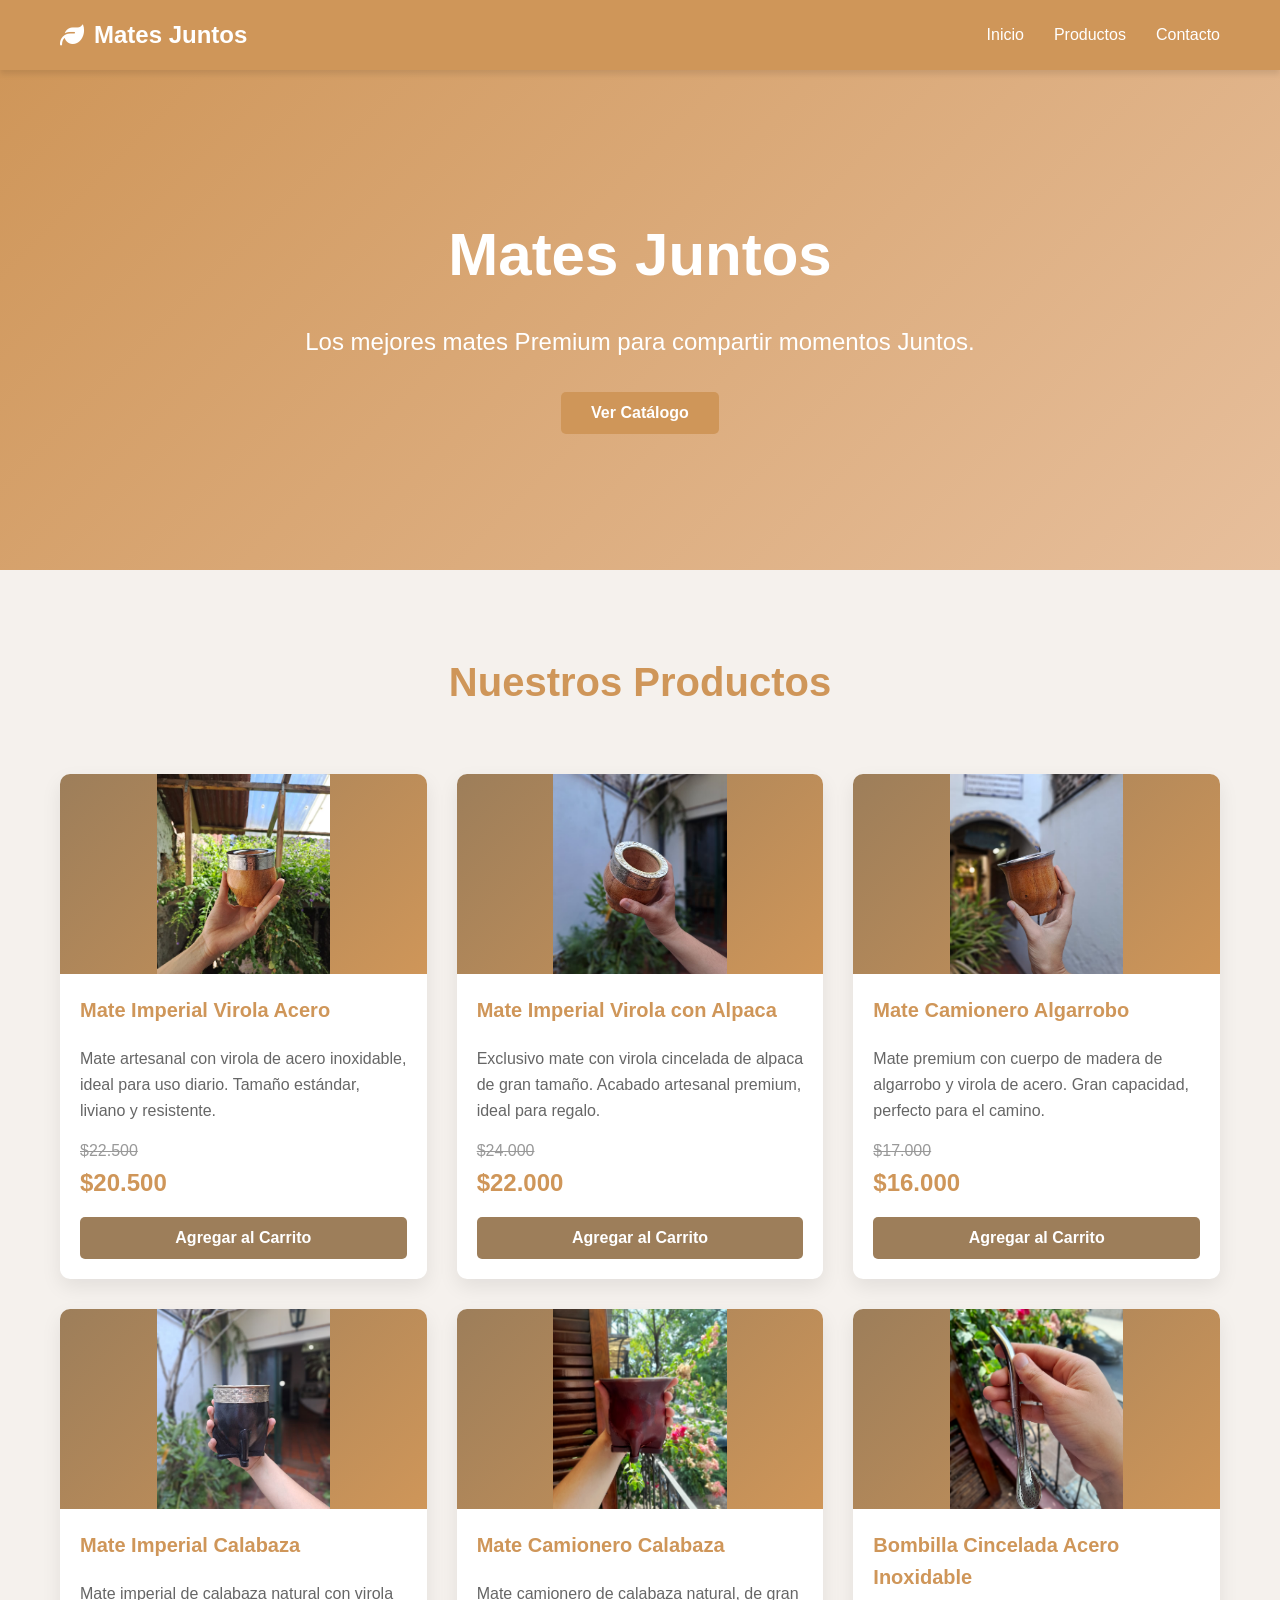
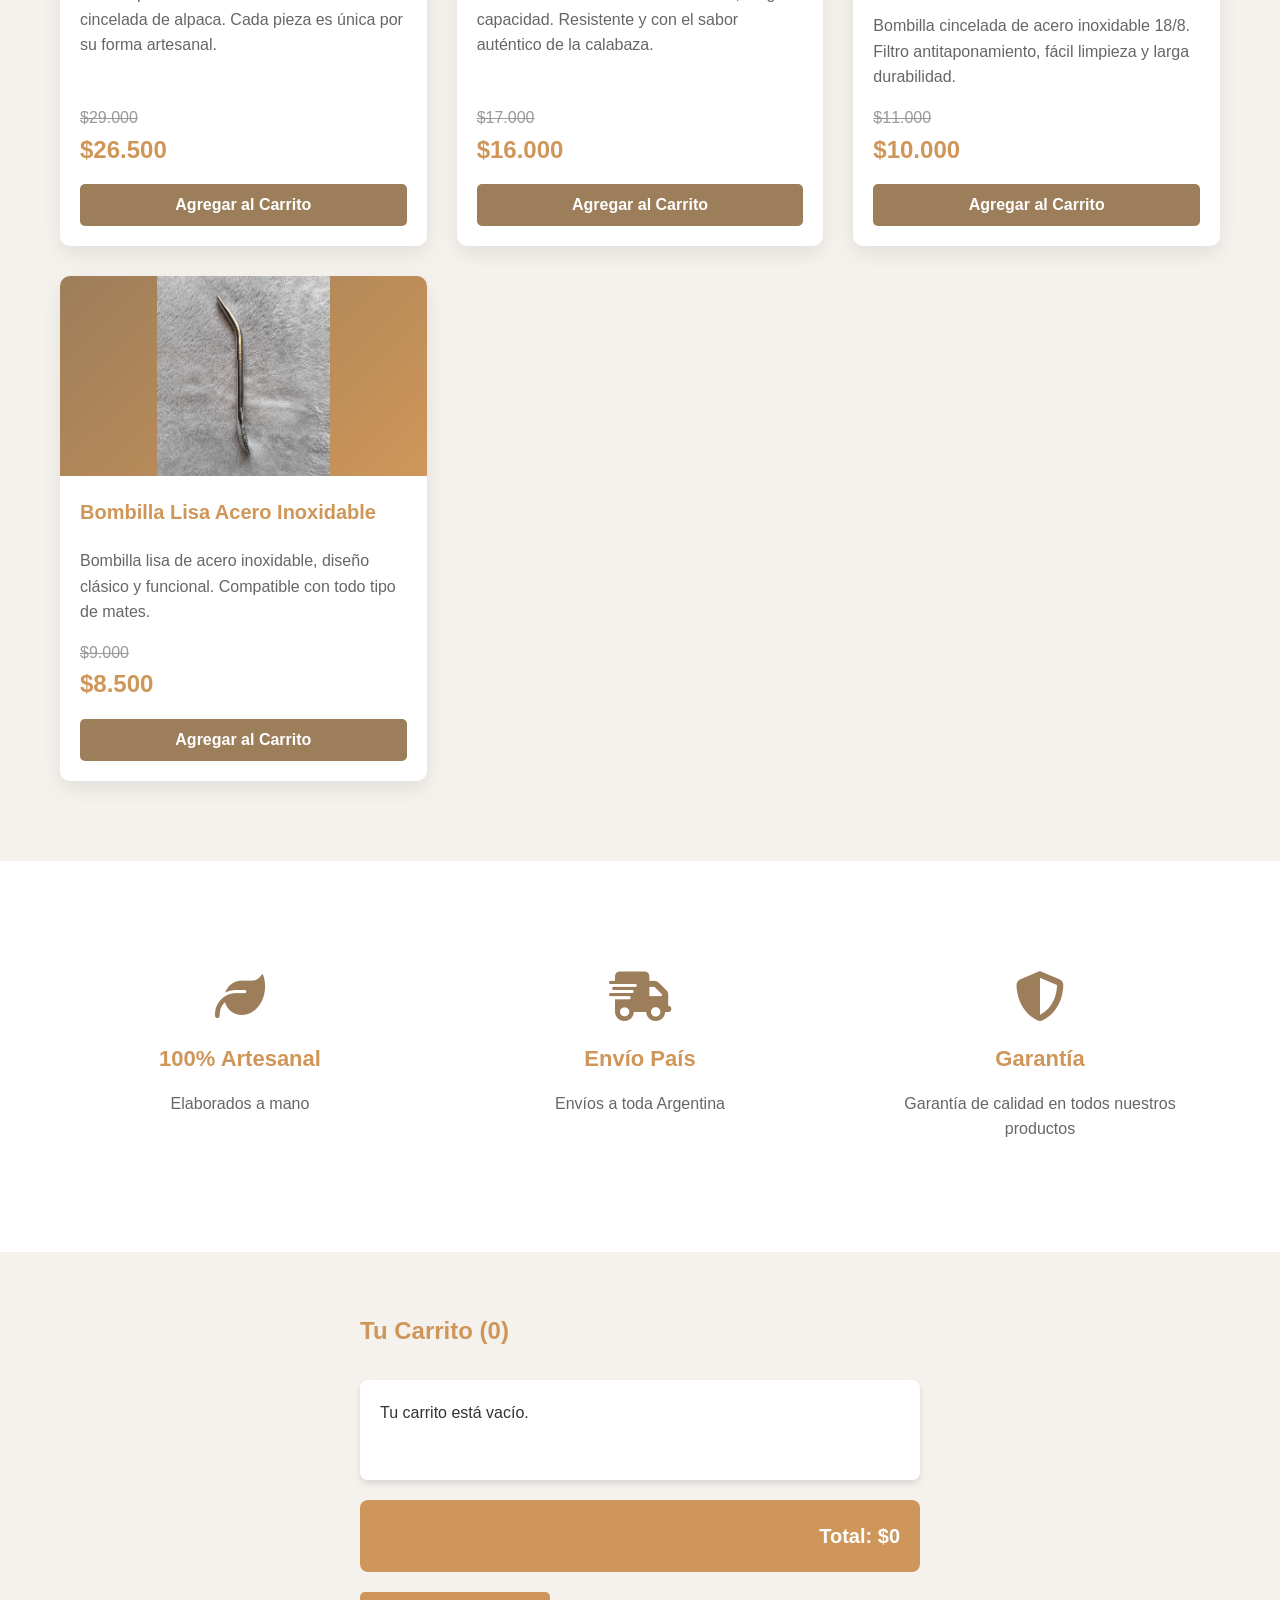
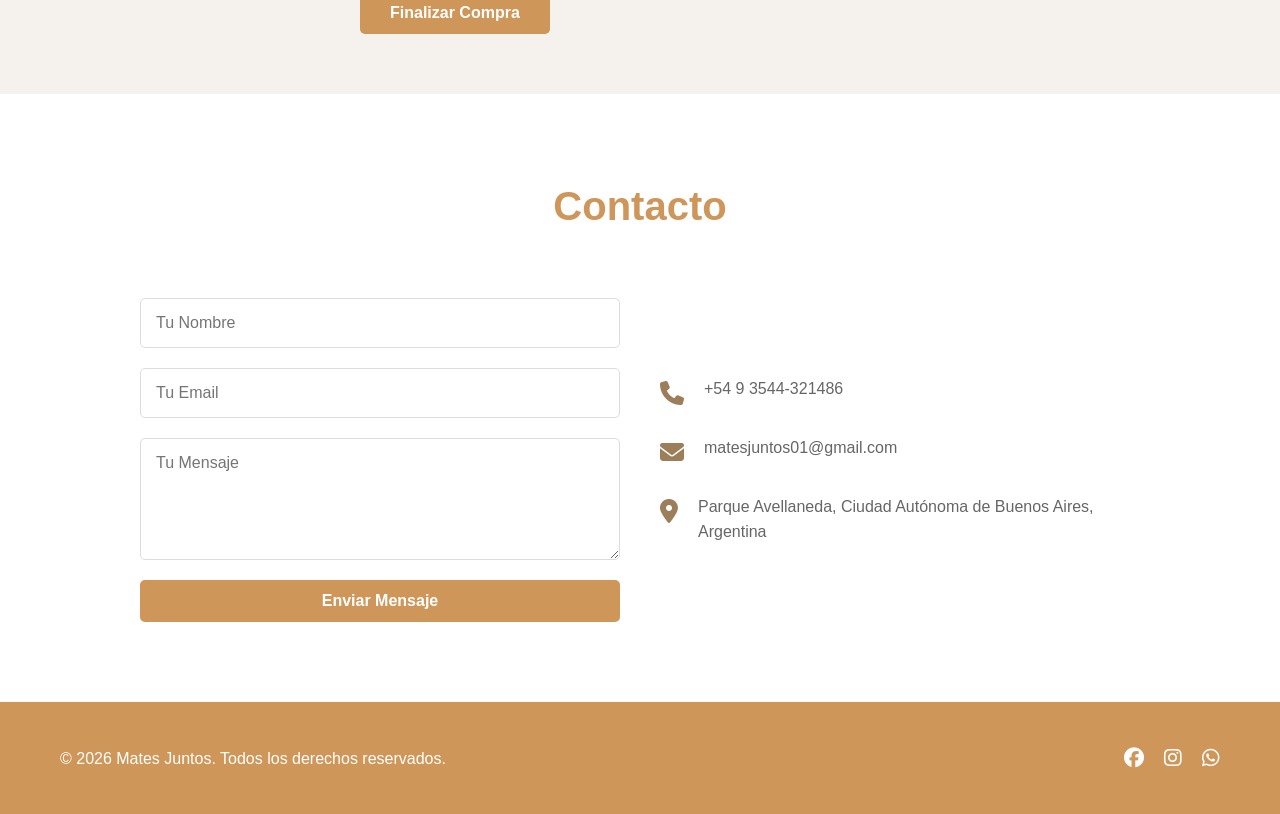
<file: index.html>
<!DOCTYPE html>
<html lang="es">
<head>
    <meta charset="UTF-8">
    <meta name="viewport" content="width=device-width, initial-scale=1.0">
    <title>Mates Juntos - Venta de Mates Premium</title>

    <!-- ✅ FIX 5: Meta tags SEO y Open Graph -->
    <meta name="description" content="Mates Juntos - Venta de mates artesanales premium. Encontrá los mejores mates de calabaza, madera y alpaca con envío a todo el país.">
    <meta name="keywords" content="mates artesanales, venta de mates, mates premium, bombillas, mates Buenos Aires">
    <meta name="author" content="Mates Juntos">
    <meta name="theme-color" content="#8B6F47">
    <meta property="og:title" content="Mates Juntos - Venta de Mates Premium">
    <meta property="og:description" content="Los mejores mates artesanales para compartir momentos juntos. Envíos a toda Argentina.">
    <meta property="og:type" content="website">
    <meta property="og:image" content="fotos/LogoMatesJuntos.jpeg">

    <link rel="stylesheet" href="css/style.css">
    <!-- ✅ FIX 2: Font Awesome agregado -->
    <link rel="stylesheet" href="https://cdnjs.cloudflare.com/ajax/libs/font-awesome/6.4.0/css/all.min.css">
    <link rel="icon" href="fotos/LogoMatesJuntos.jpeg" type="image/jpeg">
</head>
<body>

    <!-- Navegación -->
    <nav class="navbar">
        <div class="container">
            <div class="logo">
                <i class="fas fa-leaf"></i> Mates Juntos
            </div>
            <ul class="nav-links">
                <li><a href="#inicio">Inicio</a></li>
                <li><a href="#productos">Productos</a></li>
                <li><a href="#contacto">Contacto</a></li>
            </ul>
            <div class="hamburger" onclick="toggleMenu()">
                <span></span>
                <span></span>
                <span></span>
            </div>
        </div>
    </nav>

    <!-- Hero Section -->
    <section id="inicio" class="hero">
        <div class="hero-content">
            <h1>Mates Juntos</h1>
            <p>Los mejores mates Premium para compartir momentos Juntos.</p>
            <button class="btn btn-primary" onclick="document.getElementById('productos').scrollIntoView({behavior: 'smooth'})">
                Ver Catálogo
            </button>
        </div>
    </section>

    <!-- Productos -->
    <section id="productos" class="productos">
        <div class="container">
            <h2>Nuestros Productos</h2>
            <div class="productos-grid">

                <!-- Producto 1 -->
                <div class="producto-card" onclick="window.location='producto.html?id=1'" style="cursor:pointer">
                    <div class="producto-imagen">
                        <!-- ✅ FIX 1: Rutas relativas (sin / al inicio) -->
                        <img src="fotos/FotoImpAce.jpeg" alt="Mate Imperial con Virola">
                    </div>
                    <h3>Mate Imperial Virola Acero</h3>
                    <p class="descripcion">Mate artesanal con virola de acero inoxidable, ideal para uso diario. Tamaño estándar, liviano y resistente.</p>
                    <div class="precio">
                        <span class="precio-antes">$22.500</span>
                        <span class="precio-actual">$20.500</span>
                    </div>
                    <button class="btn btn-secondary" onclick="event.stopPropagation(); agregarCarrito('Mate Imperial Virola Acero', 20500)">
                        Agregar al Carrito
                    </button>
                </div>

                <!-- Producto 2 -->
                <div class="producto-card" onclick="window.location='producto.html?id=2'" style="cursor:pointer">
                    <div class="producto-imagen">
                        <img src="fotos/FotoImpAlpaca4.jpeg" alt="Mate Imperial Virola con Alpaca">
                    </div>
                    <h3>Mate Imperial Virola con Alpaca</h3>
                    <p class="descripcion">Exclusivo mate con virola cincelada de alpaca de gran tamaño. Acabado artesanal premium, ideal para regalo.</p>
                    <div class="precio">
                        <span class="precio-antes">$24.000</span>
                        <span class="precio-actual">$22.000</span>
                    </div>
                    <button class="btn btn-secondary" onclick="event.stopPropagation(); agregarCarrito('Mate Imperial Virola con Alpaca', 22000)">
                        Agregar al Carrito
                    </button>
                </div>

                <!-- Producto 3 -->
                <div class="producto-card" onclick="window.location='producto.html?id=3'" style="cursor:pointer">
                    <div class="producto-imagen">
                        <img src="fotos/FotoCam2.jpeg" alt="Mate Camionero Algarrobo">
                    </div>
                    <h3>Mate Camionero Algarrobo</h3>
                    <p class="descripcion">Mate premium con cuerpo de madera de algarrobo y virola de acero. Gran capacidad, perfecto para el camino.</p>
                    <div class="precio">
                        <span class="precio-antes">$17.000</span>
                        <span class="precio-actual">$16.000</span>
                    </div>
                    <button class="btn btn-secondary" onclick="event.stopPropagation(); agregarCarrito('Mate Camionero Algarrobo', 16000)">
                        Agregar al Carrito
                    </button>
                </div>

                <!-- Producto 4 -->
                <div class="producto-card" onclick="window.location='producto.html?id=4'" style="cursor:pointer">
                    <div class="producto-imagen">
                        <img src="fotos/FotoImpCalabaza.jpeg" alt="Mate Imperial Calabaza">
                    </div>
                    <h3>Mate Imperial Calabaza</h3>
                    <p class="descripcion">Mate imperial de calabaza natural con virola cincelada de alpaca. Cada pieza es única por su forma artesanal.</p>
                    <div class="precio">
                        <span class="precio-antes">$29.000</span>
                        <span class="precio-actual">$26.500</span>
                    </div>
                    <button class="btn btn-secondary" onclick="event.stopPropagation(); agregarCarrito('Mate Imperial Calabaza', 26500)">
                        Agregar al Carrito
                    </button>
                </div>

                <!-- Producto 5 -->
                <div class="producto-card" onclick="window.location='producto.html?id=5'" style="cursor:pointer">
                    <div class="producto-imagen">
                        <img src="fotos/FotoCamCalabaza.jpeg" alt="Mate Camionero Calabaza">
                    </div>
                    <h3>Mate Camionero Calabaza</h3>
                    <p class="descripcion">Mate camionero de calabaza natural, de gran capacidad. Resistente y con el sabor auténtico de la calabaza.</p>
                    <div class="precio">
                        <span class="precio-antes">$17.000</span>
                        <span class="precio-actual">$16.000</span>
                    </div>
                    <button class="btn btn-secondary" onclick="event.stopPropagation(); agregarCarrito('Mate Camionero Calabaza', 16000)">
                        Agregar al Carrito
                    </button>
                </div>

                <!-- Producto 6 -->
                <div class="producto-card" onclick="window.location='producto.html?id=6'" style="cursor:pointer">
                    <div class="producto-imagen">
                        <img src="fotos/BombillaCincelada.jpeg" alt="Bombilla Cincelada Acero Inoxidable">
                    </div>
                    <h3>Bombilla Cincelada Acero Inoxidable</h3>
                    <p class="descripcion">Bombilla cincelada de acero inoxidable 18/8. Filtro antitaponamiento, fácil limpieza y larga durabilidad.</p>
                    <div class="precio">
                        <span class="precio-antes">$11.000</span>
                        <span class="precio-actual">$10.000</span>
                    </div>
                    <button class="btn btn-secondary" onclick="event.stopPropagation(); agregarCarrito('Bombilla Cincelada Acero Inoxidable', 10000)">
                        Agregar al Carrito
                    </button>
                </div>

                <!-- Producto 7 -->
                <div class="producto-card" onclick="window.location='producto.html?id=7'" style="cursor:pointer">
                    <div class="producto-imagen">
                        <img src="fotos/BombillaLisa.jpeg" alt="Bombilla Lisa Acero Inoxidable">
                    </div>
                    <h3>Bombilla Lisa Acero Inoxidable</h3>
                    <p class="descripcion">Bombilla lisa de acero inoxidable, diseño clásico y funcional. Compatible con todo tipo de mates.</p>
                    <div class="precio">
                        <span class="precio-antes">$9.000</span>
                        <span class="precio-actual">$8.500</span>
                    </div>
                    <button class="btn btn-secondary" onclick="event.stopPropagation(); agregarCarrito('Bombilla Lisa Acero Inoxidable', 8500)">
                        Agregar al Carrito
                    </button>
                </div>

            </div>
        </div>
    </section>

    <!-- Características -->
    <section class="caracteristicas">
        <div class="container">
            <div class="caracteristicas-grid">
                <div class="caracteristica">
                    <i class="fas fa-leaf"></i>
                    <h3>100% Artesanal</h3>
                    <p>Elaborados a mano</p>
                </div>
                <div class="caracteristica">
                    <i class="fas fa-shipping-fast"></i>
                    <h3>Envío País</h3>
                    <p>Envíos a toda Argentina</p>
                </div>
                <div class="caracteristica">
                    <i class="fas fa-shield-alt"></i>
                    <h3>Garantía</h3>
                    <p>Garantía de calidad en todos nuestros productos</p>
                </div>
            </div>
        </div>
    </section>

    <!-- Carrito -->
    <section class="carrito-section">
        <div class="container">
            <h2>Tu Carrito <span class="carrito-count">(0)</span></h2>
            <div id="carrito-items" class="carrito-items"></div>
            <div class="carrito-total">
                <strong>Total: $<span id="total">0</span></strong>
            </div>
            <button class="btn btn-primary" onclick="finalizarCompra()">Finalizar Compra</button>
        </div>
    </section>

    <!-- Contacto -->
    <section id="contacto" class="contacto">
        <div class="container">
            <h2>Contacto</h2>
            <div class="contacto-content">
                <!-- ✅ FIX 4: Formulario integrado con Formspree -->
                <!-- IMPORTANTE: Reemplazá YOUR_FORM_ID con tu ID de https://formspree.io -->
                <form class="formulario" action="https://formspree.io/f/YOUR_FORM_ID" method="POST" onsubmit="mostrarConfirmacion(event)">
                    <input type="text" name="nombre" placeholder="Tu Nombre" required>
                    <input type="email" name="email" placeholder="Tu Email" required>
                    <textarea name="mensaje" placeholder="Tu Mensaje" rows="5" required></textarea>
                    <button type="submit" class="btn btn-primary">Enviar Mensaje</button>
                </form>
                <div class="contacto-info">
                    <div class="info-item">
                        <i class="fas fa-phone"></i>
                        <p>+54 9 3544-321486</p>
                    </div>
                    <div class="info-item">
                        <i class="fas fa-envelope"></i>
                        <p>matesjuntos01@gmail.com</p>
                    </div>
                    <div class="info-item">
                        <i class="fas fa-map-marker-alt"></i>
                        <p>Parque Avellaneda, Ciudad Autónoma de Buenos Aires, Argentina</p>
                    </div>
                </div>
            </div>
        </div>
    </section>

    <!-- Footer -->
    <footer>
        <div class="container">
            <p>&copy; 2026 Mates Juntos. Todos los derechos reservados.</p>
            <div class="social-links">
                <a href="#"><i class="fab fa-facebook"></i></a>
                <a href="https://www.instagram.com/matesjuntos.ok/" target="_blank"><i class="fab fa-instagram"></i></a>
                <a href="https://wa.me/5493544321486" target="_blank"><i class="fab fa-whatsapp"></i></a>
            </div>
        </div>
    </footer>

    <script src="js/script.js"></script>
</body>
</html>
</file>
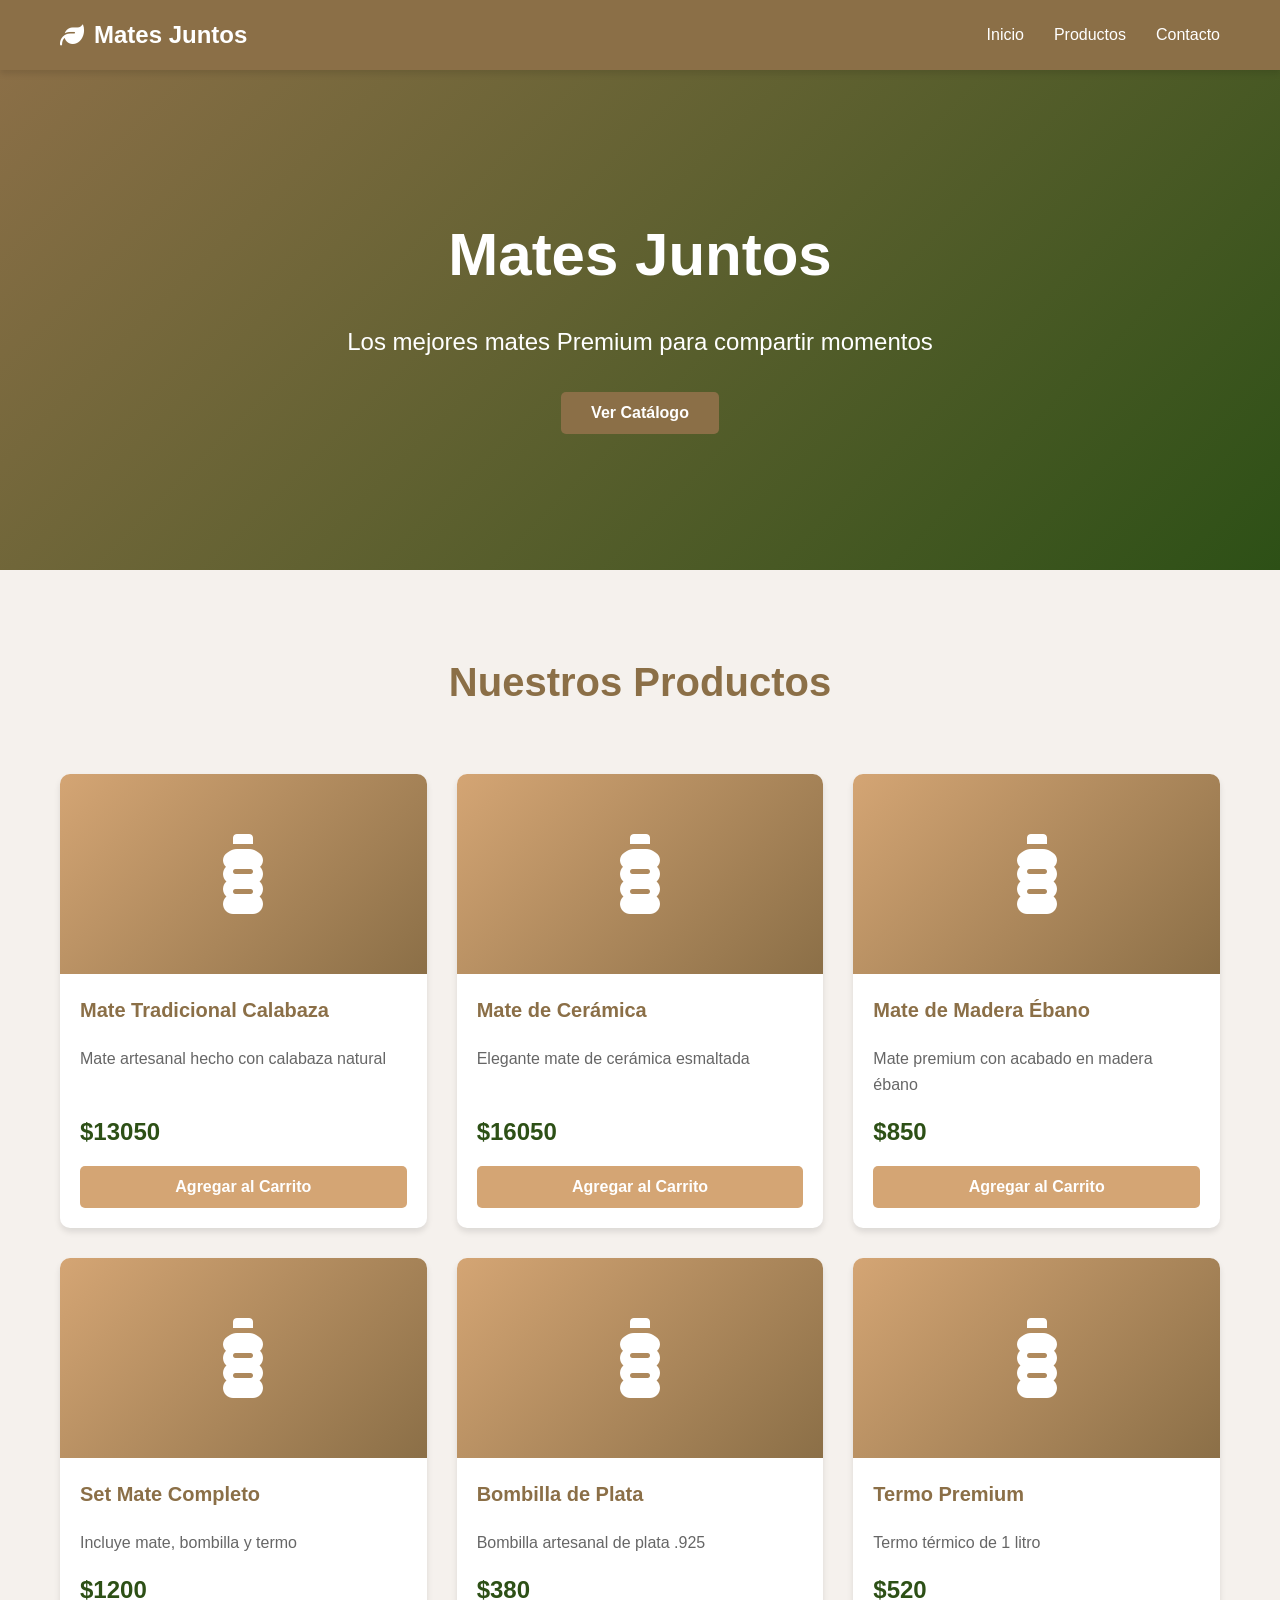
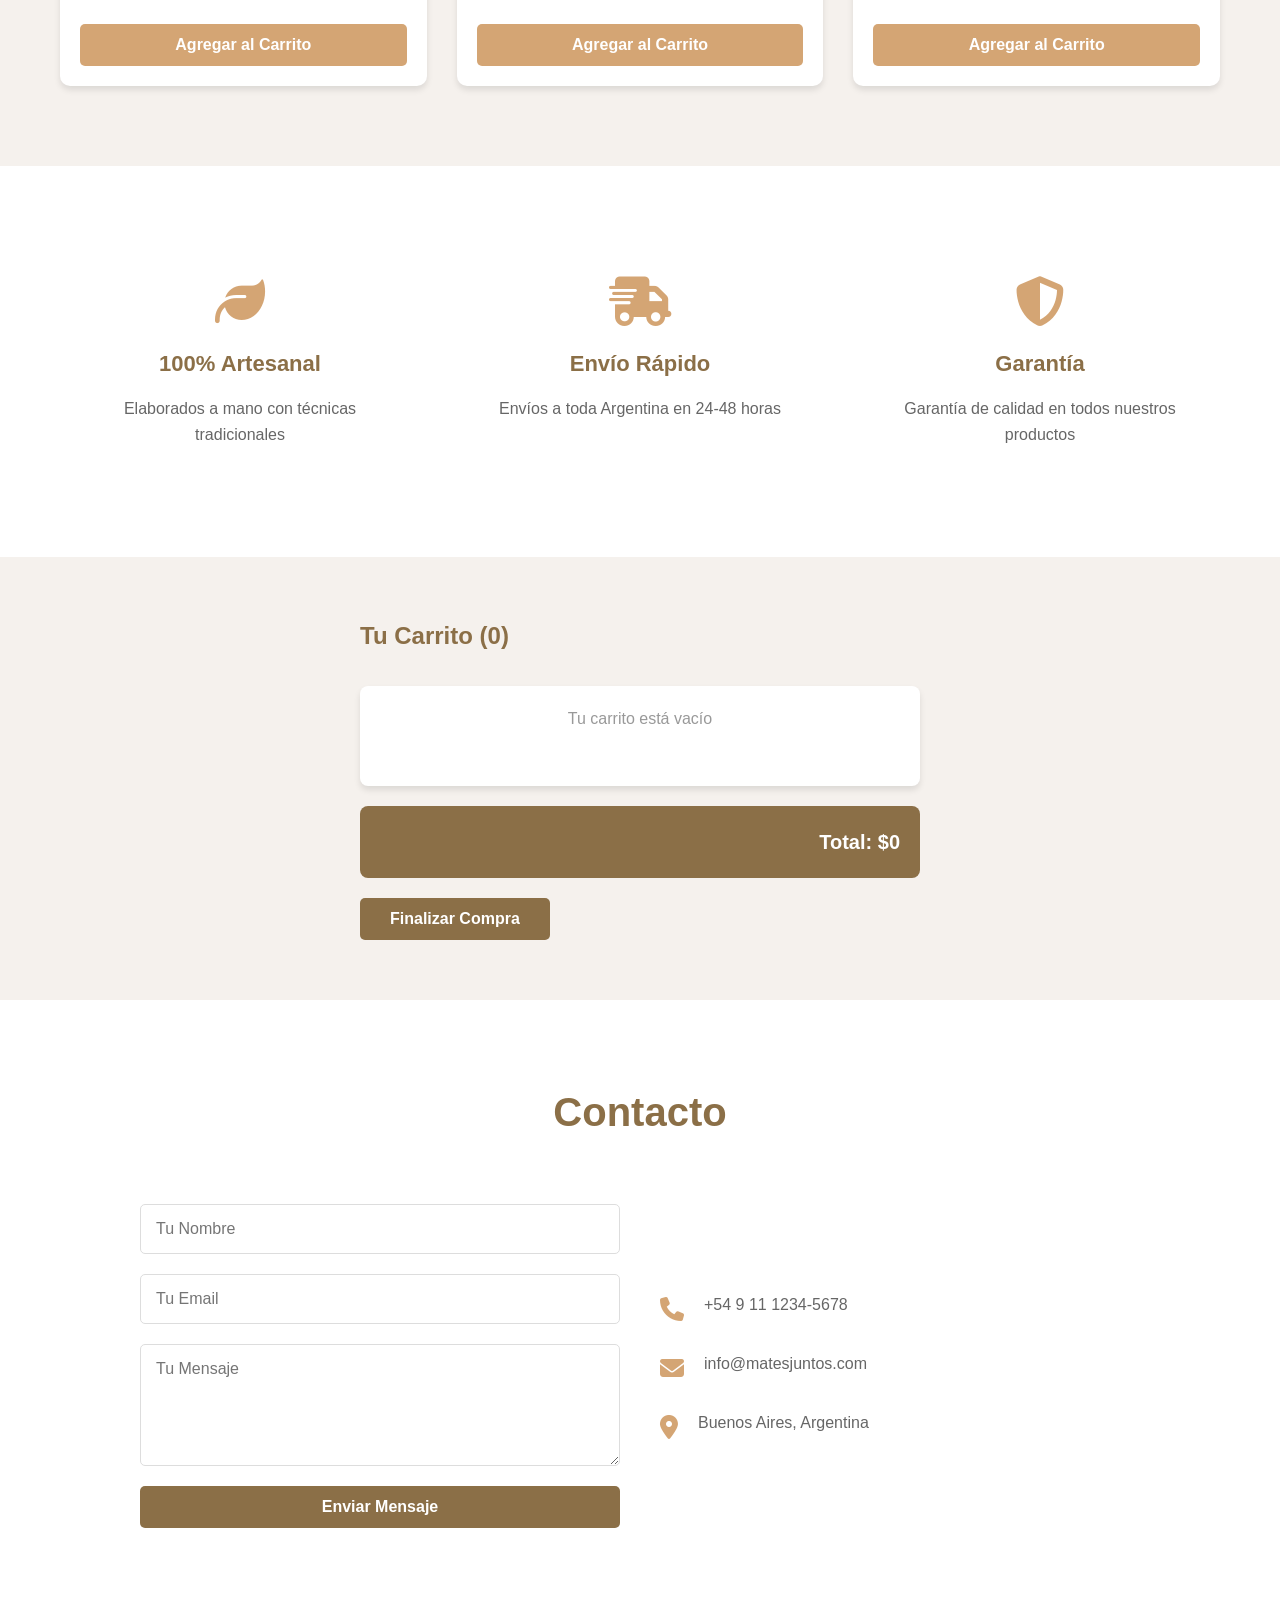
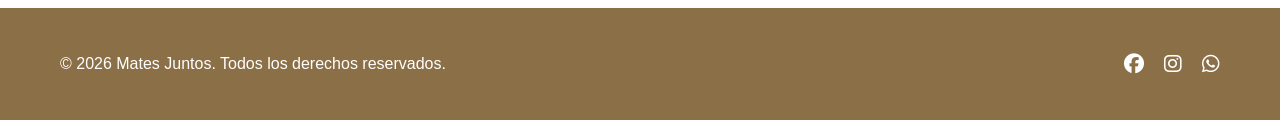
<file: Estructura/index.html>
<!DOCTYPE html>
<html lang="es">
<head>
    <meta charset="UTF-8">
    <meta name="viewport" content="width=device-width, initial-scale=1.0">
    <title>Mates Juntos - Venta de Mates Premium</title>
    <link rel="stylesheet" href="css/style.css">
    <link rel="stylesheet" href="https://cdnjs.cloudflare.com/ajax/libs/font-awesome/6.4.0/css/all.min.css">
    <link rel="shortcut icon" href="favicon.ico" type="image/x-icon">
</head>
<body>
    <!-- Navegación -->
    <nav class="navbar">
        <div class="container">
            <div class="logo">
                <i class="fas fa-leaf"></i> Mates Juntos
            </div>
            <ul class="nav-links">
                <li><a href="#inicio">Inicio</a></li>
                <li><a href="#productos">Productos</a></li>
                <li><a href="#contacto">Contacto</a></li>
            </ul>
            <div class="hamburger" onclick="toggleMenu()">
                <span></span>
                <span></span>
                <span></span>
            </div>
        </div>
    </nav>

    <!-- Hero Section -->
    <section id="inicio" class="hero">
        <div class="hero-content">
            <h1>Mates Juntos</h1>
            <p>Los mejores mates Premium para compartir momentos</p>
            <button class="btn btn-primary" onclick="document.getElementById('productos').scrollIntoView({behavior: 'smooth'})">
                Ver Catálogo
            </button>
        </div>
    </section>

    <!-- Productos -->
    <section id="productos" class="productos">
        <div class="container">
            <h2>Nuestros Productos</h2>
            <div class="productos-grid">
                <!-- Producto 1 -->
                <div class="producto-card">
                    <div class="producto-imagen">
                        <i class="fas fa-bottle-water"></i>
                    </div>
                    <h3>Mate Tradicional Calabaza</h3>
                    <p class="descripcion">Mate artesanal hecho con calabaza natural</p>
                    <div class="precio">$13050</div>
                    <button class="btn btn-secondary" onclick="agregarCarrito('Mate Calabaza', 13050)">
                        Agregar al Carrito
                    </button>
                </div>

                <!-- Producto 2 -->
                <div class="producto-card">
                    <div class="producto-imagen">
                        <i class="fas fa-bottle-water"></i>
                    </div>
                    <h3>Mate de Cerámica</h3>
                    <p class="descripcion">Elegante mate de cerámica esmaltada</p>
                    <div class="precio">$16050</div>
                    <button class="btn btn-secondary" onclick="agregarCarrito('Mate Cerámica', 16050)">
                        Agregar al Carrito
                    </button>
                </div>

                <!-- Producto 3 -->
                <div class="producto-card">
                    <div class="producto-imagen">
                        <i class="fas fa-bottle-water"></i>
                    </div>
                    <h3>Mate de Madera Ébano</h3>
                    <p class="descripcion">Mate premium con acabado en madera ébano</p>
                    <div class="precio">$850</div>
                    <button class="btn btn-secondary" onclick="agregarCarrito('Mate Ébano', 850)">
                        Agregar al Carrito
                    </button>
                </div>

                <!-- Producto 4 -->
                <div class="producto-card">
                    <div class="producto-imagen">
                        <i class="fas fa-bottle-water"></i>
                    </div>
                    <h3>Set Mate Completo</h3>
                    <p class="descripcion">Incluye mate, bombilla y termo</p>
                    <div class="precio">$1200</div>
                    <button class="btn btn-secondary" onclick="agregarCarrito('Set Completo', 1200)">
                        Agregar al Carrito
                    </button>
                </div>

                <!-- Producto 5 -->
                <div class="producto-card">
                    <div class="producto-imagen">
                        <i class="fas fa-bottle-water"></i>
                    </div>
                    <h3>Bombilla de Plata</h3>
                    <p class="descripcion">Bombilla artesanal de plata .925</p>
                    <div class="precio">$380</div>
                    <button class="btn btn-secondary" onclick="agregarCarrito('Bombilla Plata', 380)">
                        Agregar al Carrito
                    </button>
                </div>

                <!-- Producto 6 -->
                <div class="producto-card">
                    <div class="producto-imagen">
                        <i class="fas fa-bottle-water"></i>
                    </div>
                    <h3>Termo Premium</h3>
                    <p class="descripcion">Termo térmico de 1 litro</p>
                    <div class="precio">$520</div>
                    <button class="btn btn-secondary" onclick="agregarCarrito('Termo Premium', 520)">
                        Agregar al Carrito
                    </button>
                </div>
            </div>
        </div>
    </section>

    <!-- Características -->
    <section class="caracteristicas">
        <div class="container">
            <div class="caracteristicas-grid">
                <div class="caracteristica">
                    <i class="fas fa-leaf"></i>
                    <h3>100% Artesanal</h3>
                    <p>Elaborados a mano con técnicas tradicionales</p>
                </div>
                <div class="caracteristica">
                    <i class="fas fa-shipping-fast"></i>
                    <h3>Envío Rápido</h3>
                    <p>Envíos a toda Argentina en 24-48 horas</p>
                </div>
                <div class="caracteristica">
                    <i class="fas fa-shield-alt"></i>
                    <h3>Garantía</h3>
                    <p>Garantía de calidad en todos nuestros productos</p>
                </div>
            </div>
        </div>
    </section>

    <!-- Carrito -->
    <section class="carrito-section">
        <div class="container">
            <h2>Tu Carrito <span class="carrito-count">(0)</span></h2>
            <div id="carrito-items" class="carrito-items"></div>
            <div class="carrito-total">
                <strong>Total: $<span id="total">0</span></strong>
            </div>
            <button class="btn btn-primary" onclick="finalizarCompra()">Finalizar Compra</button>
        </div>
    </section>

    <!-- Contacto -->
    <section id="contacto" class="contacto">
        <div class="container">
            <h2>Contacto</h2>
            <div class="contacto-content">
                <form class="formulario" onsubmit="enviarFormulario(event)">
                    <input type="text" placeholder="Tu Nombre" required>
                    <input type="email" placeholder="Tu Email" required>
                    <textarea placeholder="Tu Mensaje" rows="5" required></textarea>
                    <button type="submit" class="btn btn-primary">Enviar Mensaje</button>
                </form>
                <div class="contacto-info">
                    <div class="info-item">
                        <i class="fas fa-phone"></i>
                        <p>+54 9 11 1234-5678</p>
                    </div>
                    <div class="info-item">
                        <i class="fas fa-envelope"></i>
                        <p>info@matesjuntos.com</p>
                    </div>
                    <div class="info-item">
                        <i class="fas fa-map-marker-alt"></i>
                        <p>Buenos Aires, Argentina</p>
                    </div>
                </div>
            </div>
        </div>
    </section>

    <!-- Footer -->
    <footer>
        <div class="container">
            <p>&copy; 2026 Mates Juntos. Todos los derechos reservados.</p>
            <div class="social-links">
                <a href="#"><i class="fab fa-facebook"></i></a>
                <a href="https://www.instagram.com/matesjuntos.ok/"><i class="fab fa-instagram"></i></a>
                <a href="#"><i class="fab fa-whatsapp"></i></a>
            </div>
        </div>
    </footer>

    <script src="js/script.js"></script>
</body>
</html>
</file>
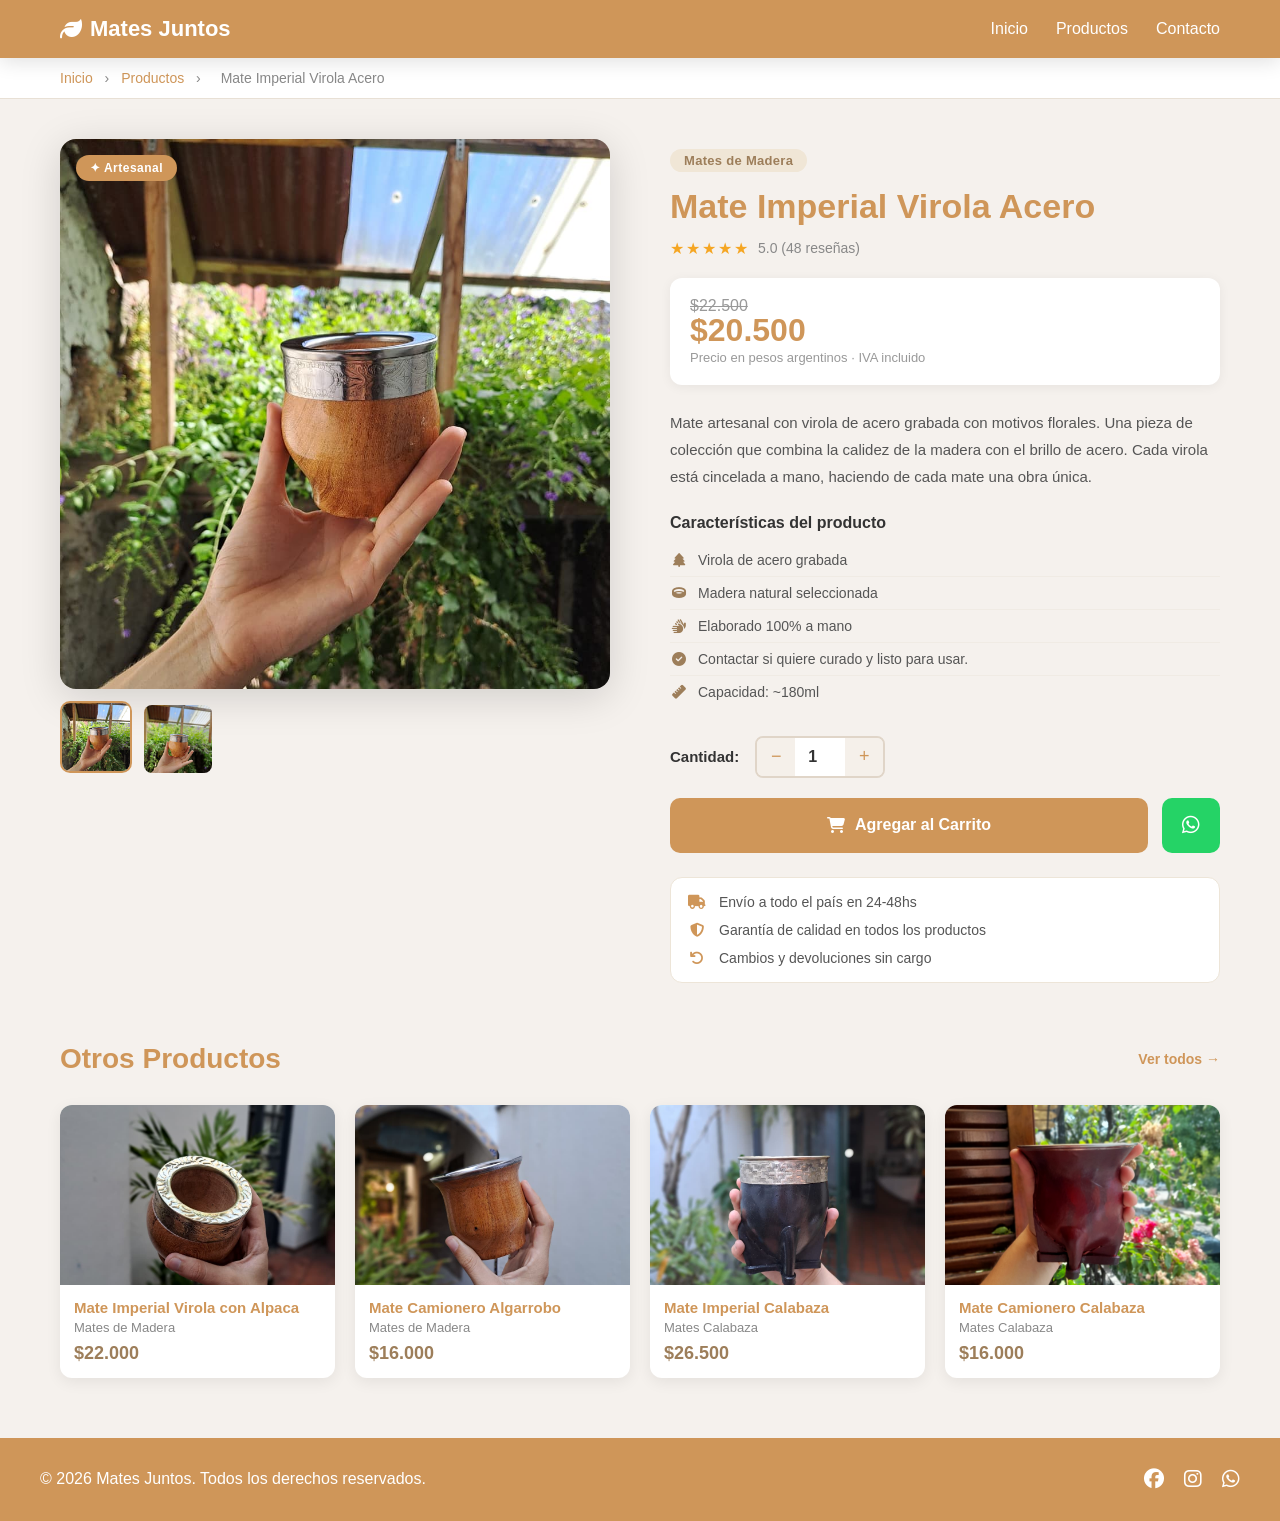
<file: producto.html>
<!DOCTYPE html>
<html lang="es">
<head>
    <meta charset="UTF-8">
    <meta name="viewport" content="width=device-width, initial-scale=1.0">
    <title>Mates Juntos - Detalle de Producto</title>
    <link rel="stylesheet" href="css/producto.css">
    <link rel="stylesheet" href="https://cdnjs.cloudflare.com/ajax/libs/font-awesome/6.4.0/css/all.min.css">
    <link rel="icon" href="fotos/LogoMatesJuntos.jpeg" type="image/jpeg">
</head>
<body>

    <!-- Navegación -->
    <nav class="navbar">
        <div class="container">
            <a href="index.html" class="logo">
                <i class="fas fa-leaf"></i> Mates Juntos
            </a>
            <ul class="nav-links">
                <li><a href="index.html#inicio">Inicio</a></li>
                <li><a href="index.html#productos">Productos</a></li>
                <li><a href="index.html#contacto">Contacto</a></li>
            </ul>
        </div>
    </nav>

    <!-- Breadcrumb -->
    <div class="breadcrumb">
        <div class="container">
            <a href="index.html">Inicio</a>
            <span>›</span>
            <a href="index.html#productos">Productos</a>
            <span>›</span>
            <span id="breadcrumb-name">Cargando...</span>
        </div>
    </div>

    <!-- Detalle del Producto -->
    <div class="product-detail">

        <!-- Galería -->
        <div class="gallery">
            <div class="main-image-wrapper">
                <span class="badge-artesanal">✦ Artesanal</span>
                <img id="main-image" src="fotos/FotoCamionero.jpeg" alt="Producto principal">
            </div>
            <div class="thumbnails" id="thumbnails"></div>
        </div>

        <!-- Info del Producto -->
        <div class="product-info">
            <span class="category-tag" id="product-category"></span>
            <h1 id="product-name"></h1>

            <div class="rating">
                <span class="stars">★★★★★</span>
                <span class="rating-text">5.0 (48 reseñas)</span>
            </div>

            <div class="price-section">
                <div class="price" id="product-price"></div>
                <div class="price-note">Precio en pesos argentinos · IVA incluido</div>
            </div>

            <p class="description" id="product-description"></p>

            <div class="features" id="features">
                <h3>Características del producto</h3>
            </div>

            <div class="quantity-section">
                <label>Cantidad:</label>
                <div class="quantity-control">
                    <button class="qty-btn" onclick="changeQty(-1)">−</button>
                    <input type="number" class="qty-input" id="qty" value="1" min="1" max="10">
                    <button class="qty-btn" onclick="changeQty(1)">+</button>
                </div>
            </div>

            <div class="action-buttons">
                <button class="btn-add-cart" onclick="addToCart()">
                    <i class="fas fa-shopping-cart"></i>
                    Agregar al Carrito
                </button>
                <button class="btn-whatsapp" onclick="contactWhatsApp()" title="Consultar por WhatsApp">
                    <i class="fab fa-whatsapp"></i>
                </button>
            </div>

            <div class="shipping-info">
                <div class="shipping-row"><i class="fas fa-truck"></i> Envío a todo el país en 24-48hs</div>
                <div class="shipping-row"><i class="fas fa-shield-alt"></i> Garantía de calidad en todos los productos</div>
                <div class="shipping-row"><i class="fas fa-undo"></i> Cambios y devoluciones sin cargo</div>
            </div>
        </div>
    </div>

    <!-- Otros Productos -->
    <div class="all-products">
        <div class="section-header">
            <h2>Otros Productos</h2>
            <a href="index.html#productos" class="see-all">Ver todos →</a>
        </div>
        <div class="products-grid" id="related-products"></div>
    </div>

    <!-- Footer -->
    <footer>
        <div class="container">
            <p>© 2026 Mates Juntos. Todos los derechos reservados.</p>
            <div class="social-links">
                <a href="#"><i class="fab fa-facebook"></i></a>
                <a href="https://www.instagram.com/matesjuntos.ok/" target="_blank"><i class="fab fa-instagram"></i></a>
                <a href="https://wa.me/5493544321486" target="_blank"><i class="fab fa-whatsapp"></i></a>
            </div>
        </div>
    </footer>

    <div class="toast" id="toast"></div>

    <script src="js/producto.js"></script>
</body>
</html>
</file>
<file: css/style.css>
/* Variables */
:root {
    --primary-color: #cf9659;
    --secondary-color: #9D7E5A;
    --accent-color: #e7bf9c;
    --text-color: #333;
    --light-bg: #F5F1ED;
    --white: #FFFFFF;
    --shadow: 0 4px 6px rgba(0, 0, 0, 0.1);
    --transition: all 0.3s ease;
}

/* Reset */
* {
    margin: 0;
    padding: 0;
    box-sizing: border-box;
}

html {
    scroll-behavior: smooth;
}

body {
    font-family: 'Segoe UI', Tahoma, Geneva, Verdana, sans-serif;
    color: var(--text-color);
    background-color: var(--white);
    line-height: 1.6;
}

.container {
    max-width: 1200px;
    margin: 0 auto;
    padding: 0 20px;
}

/* Botones */
.btn {
    padding: 12px 30px;
    border: none;
    border-radius: 5px;
    cursor: pointer;
    font-size: 16px;
    transition: var(--transition);
    font-weight: 600;
}

.btn-primary {
    background-color: var(--primary-color);
    color: var(--white);
}

.btn-primary:hover {
    background-color: var(--accent-color);
    transform: translateY(-2px);
    box-shadow: var(--shadow);
}

.btn-secondary {
    background-color: var(--secondary-color);
    color: var(--white);
}

.btn-secondary:hover {
    background-color: var(--primary-color);
    transform: translateY(-2px);
}

/* Navegación */
.navbar {
    background-color: var(--primary-color);
    color: var(--white);
    padding: 1rem 0;
    position: sticky;
    top: 0;
    z-index: 100;
    box-shadow: var(--shadow);
}

.navbar .container {
    display: flex;
    justify-content: space-between;
    align-items: center;
}

.logo {
    font-size: 24px;
    font-weight: bold;
    display: flex;
    align-items: center;
    gap: 10px;
}

.nav-links {
    display: flex;
    list-style: none;
    gap: 30px;
}

.nav-links a {
    color: var(--white);
    text-decoration: none;
    transition: var(--transition);
    font-weight: 500;
}

.nav-links a:hover {
    color: var(--secondary-color);
}

.hamburger {
    display: none;
    flex-direction: column;
    cursor: pointer;
}

.hamburger span {
    width: 25px;
    height: 3px;
    background-color: var(--white);
    margin: 5px 0;
    border-radius: 2px;
    transition: var(--transition);
}

/* Hero Section */
.hero {
    background: linear-gradient(135deg, var(--primary-color) 0%, var(--accent-color) 100%);
    color: var(--white);
    padding: 100px 20px;
    text-align: center;
    min-height: 500px;
    display: flex;
    align-items: center;
    justify-content: center;
}

.hero-content h1 {
    font-size: 60px;
    margin-bottom: 20px;
    animation: fadeInDown 0.8s ease;
}

.hero-content p {
    font-size: 24px;
    margin-bottom: 30px;
    animation: fadeInUp 0.8s ease 0.2s both;
}

.hero-content .btn {
    animation: fadeInUp 0.8s ease 0.4s both;
}

/* Productos */
.productos {
    padding: 80px 20px;
    background-color: var(--light-bg);
}

.productos h2 {
    text-align: center;
    font-size: 40px;
    margin-bottom: 60px;
    color: var(--primary-color);
}

.productos-grid {
    display: grid;
    grid-template-columns: repeat(auto-fit, minmax(300px, 1fr));
    gap: 30px;
}

.producto-card {
    background-color: var(--white);
    border-radius: 10px;
    overflow: hidden;
    box-shadow: 0 8px 20px rgba(0,0,0,0.08);
    transition: all 0.3s ease;
    display: flex;
    flex-direction: column;
}

.producto-card:hover {
    transform: translateY(-5px);
    box-shadow: 0 12px 30px rgba(0,0,0,0.12);
}

.producto-imagen {
    background: linear-gradient(135deg, var(--secondary-color) 0%, var(--primary-color) 100%);
    height: 200px;
    display: flex;
    overflow: hidden;
    align-items: center;
    justify-content: center;
    color: var(--white);
    padding: 10px;
}

.producto-imagen img {
    width: 50%;
    height: 120%;
    object-fit: cover;
    object-position: center;
}
.producto-card h3 {
    font-size: 20px;
    margin: 20px;
    color: var(--primary-color);
}

.producto-card .descripcion {
    padding: 0 20px;
    color: #666;
    flex-grow: 1;
}

.producto-card .precio {
    padding: 0 20px;
    font-size: 24px;
    font-weight: bold;
    color: var(--accent-color);
    margin: 15px 0;
}

.producto-card .btn {
    margin: 0 20px 20px 20px;
}

.precio-antes {
    display: block;
    font-size: 16px;
    color: #999;
    text-decoration: line-through;
    font-weight: normal;
}
.precio-actual {
    display: block;
    font-size: 26x;
    font-weight: bold;
    color: var(--primary-color);
}
/* Características */
.caracteristicas {
    padding: 80px 20px;
    background-color: var(--white);
}

.caracteristicas h3 {
    text-align: center;
    font-size: 28px;
    margin-bottom: 50px;
    color: var(--primary-color);
}

.caracteristicas-grid {
    display: grid;
    grid-template-columns: repeat(auto-fit, minmax(250px, 1fr));
    gap: 40px;
}

.caracteristica {
    text-align: center;
    padding: 30px;
}

.caracteristica i {
    font-size: 50px;
    color: var(--secondary-color);
    margin-bottom: 20px;
}

.caracteristica h3 {
    font-size: 22px;
    margin-bottom: 15px;
    color: var(--primary-color);
}

.caracteristica p {
    color: #666;
}

/* Carrito */
.carrito-section {
    padding: 60px 20px;
    background-color: var(--light-bg);
}

.carrito-section h2 {
    color: var(--primary-color);
    margin-bottom: 30px;
}

.carrito-section .container {
    max-width: 600px;
}

.carrito-items {
    background-color: var(--white);
    border-radius: 8px;
    padding: 20px;
    margin-bottom: 20px;
    min-height: 100px;
    box-shadow: var(--shadow);
}

.carrito-item {
    display: flex;
    justify-content: space-between;
    align-items: center;
    padding: 10px;
    border-bottom: 1px solid #eee;
}

.carrito-item:last-child {
    border-bottom: none;
}

.carrito-item-nombre {
    font-weight: 600;
}

.carrito-item-precio {
    color: var(--primary-color);
    font-weight: bold;
}

.carrito-item-eliminar {
    background-color: #ff6b6b;
    color: white;
    border: none;
    padding: 5px 10px;
    border-radius: 3px;
    cursor: pointer;
    font-size: 12px;
}

.carrito-item-eliminar:hover {
    background-color: #ff5252;
}

.carrito-total {
    background-color: var(--primary-color);
    color: var(--white);
    padding: 20px;
    border-radius: 8px;
    text-align: right;
    font-size: 20px;
    margin-bottom: 20px;
}

/* Contacto */
.contacto {
    padding: 80px 20px;
    background-color: var(--white);
}

.contacto h2 {
    text-align: center;
    font-size: 40px;
    margin-bottom: 60px;
    color: var(--primary-color);
}

.contacto-content {
    display: grid;
    grid-template-columns: 1fr 1fr;
    gap: 40px;
    max-width: 1000px;
    margin: 0 auto;
}

.formulario {
    display: flex;
    flex-direction: column;
    gap: 20px;
}

.formulario input,
.formulario textarea {
    padding: 15px;
    border: 1px solid #ddd;
    border-radius: 5px;
    font-size: 16px;
    font-family: inherit;
}

.formulario input:focus,
.formulario textarea:focus {
    outline: none;
    border-color: var(--primary-color);
    box-shadow: 0 0 5px rgba(139, 111, 71, 0.3);
}

.contacto-info {
    display: flex;
    flex-direction: column;
    gap: 30px;
    justify-content: center;
}

.info-item {
    display: flex;
    gap: 20px;
    align-items: flex-start;
}

.info-item i {
    font-size: 24px;
    color: var(--secondary-color);
    margin-top: 5px;
}

.info-item p {
    font-size: 16px;
    color: #666;
}

/* Footer */
footer {
    background-color: var(--primary-color);
    color: var(--white);
    padding: 40px 20px;
    text-align: center;
}

footer .container {
    display: flex;
    justify-content: space-between;
    align-items: center;
}

.social-links {
    display: flex;
    gap: 20px;
}

.social-links a {
    color: var(--white);
    font-size: 20px;
    transition: var(--transition);
}

.social-links a:hover {
    color: var(--secondary-color);
}

/* Animaciones */
@keyframes fadeInDown {
    from {
        opacity: 0;
        transform: translateY(-30px);
    }
    to {
        opacity: 1;
        transform: translateY(0);
    }
}

@keyframes fadeInUp {
    from {
        opacity: 0;
        transform: translateY(30px);
    }
    to {
        opacity: 1;
        transform: translateY(0);
    }
}

/* Responsive */
@media (max-width: 768px) {
    .navbar .container {
        flex-wrap: wrap;
    }

    .hamburger {
        display: flex;
    }

    .nav-links {
        display: none;
        width: 100%;
        flex-direction: column;
        gap: 10px;
        margin-top: 10px;
    }

    .nav-links.active {
        display: flex;
    }

    .hero-content h1 {
        font-size: 40px;
    }

    .hero-content p {
        font-size: 18px;
    }

    .productos h2,
    .contacto h2 {
        font-size: 30px;
    }

    .productos-grid {
        grid-template-columns: 1fr;
    }

    .contacto-content {
        grid-template-columns: 1fr;
    }

    footer .container {
        flex-direction: column;
        gap: 20px;
    }

    .social-links {
        gap: 15px;
    }
}

@media (max-width: 480px) {
    .hero-content h1 {
        font-size: 28px;
    }

    .hero-content p {
        font-size: 16px;
    }

    .btn {
        padding: 10px 20px;
        font-size: 14px;
    }

    .productos h2,
    .contacto h2 {
        font-size: 24px;
    }

    .caracteristica i {
        font-size: 40px;
    }
}
</file>
<file: Estructura/css/style.css>
/* Variables */
:root {
    --primary-color: #8B6F47;
    --secondary-color: #D4A574;
    --accent-color: #2D5016;
    --text-color: #333;
    --light-bg: #F5F1ED;
    --white: #FFFFFF;
    --shadow: 0 4px 6px rgba(0, 0, 0, 0.1);
    --transition: all 0.3s ease;
}

/* Reset */
* {
    margin: 0;
    padding: 0;
    box-sizing: border-box;
}

html {
    scroll-behavior: smooth;
}

body {
    font-family: 'Segoe UI', Tahoma, Geneva, Verdana, sans-serif;
    color: var(--text-color);
    background-color: var(--white);
    line-height: 1.6;
}

.container {
    max-width: 1200px;
    margin: 0 auto;
    padding: 0 20px;
}

/* Botones */
.btn {
    padding: 12px 30px;
    border: none;
    border-radius: 5px;
    cursor: pointer;
    font-size: 16px;
    transition: var(--transition);
    font-weight: 600;
}

.btn-primary {
    background-color: var(--primary-color);
    color: var(--white);
}

.btn-primary:hover {
    background-color: var(--accent-color);
    transform: translateY(-2px);
    box-shadow: var(--shadow);
}

.btn-secondary {
    background-color: var(--secondary-color);
    color: var(--white);
}

.btn-secondary:hover {
    background-color: var(--primary-color);
    transform: translateY(-2px);
}

/* Navegación */
.navbar {
    background-color: var(--primary-color);
    color: var(--white);
    padding: 1rem 0;
    position: sticky;
    top: 0;
    z-index: 100;
    box-shadow: var(--shadow);
}

.navbar .container {
    display: flex;
    justify-content: space-between;
    align-items: center;
}

.logo {
    font-size: 24px;
    font-weight: bold;
    display: flex;
    align-items: center;
    gap: 10px;
}

.nav-links {
    display: flex;
    list-style: none;
    gap: 30px;
}

.nav-links a {
    color: var(--white);
    text-decoration: none;
    transition: var(--transition);
    font-weight: 500;
}

.nav-links a:hover {
    color: var(--secondary-color);
}

.hamburger {
    display: none;
    flex-direction: column;
    cursor: pointer;
}

.hamburger span {
    width: 25px;
    height: 3px;
    background-color: var(--white);
    margin: 5px 0;
    border-radius: 2px;
    transition: var(--transition);
}

/* Hero Section */
.hero {
    background: linear-gradient(135deg, var(--primary-color) 0%, var(--accent-color) 100%);
    color: var(--white);
    padding: 100px 20px;
    text-align: center;
    min-height: 500px;
    display: flex;
    align-items: center;
    justify-content: center;
}

.hero-content h1 {
    font-size: 60px;
    margin-bottom: 20px;
    animation: fadeInDown 0.8s ease;
}

.hero-content p {
    font-size: 24px;
    margin-bottom: 30px;
    animation: fadeInUp 0.8s ease 0.2s both;
}

.hero-content .btn {
    animation: fadeInUp 0.8s ease 0.4s both;
}

/* Productos */
.productos {
    padding: 80px 20px;
    background-color: var(--light-bg);
}

.productos h2 {
    text-align: center;
    font-size: 40px;
    margin-bottom: 60px;
    color: var(--primary-color);
}

.productos-grid {
    display: grid;
    grid-template-columns: repeat(auto-fit, minmax(300px, 1fr));
    gap: 30px;
}

.producto-card {
    background-color: var(--white);
    border-radius: 10px;
    overflow: hidden;
    box-shadow: var(--shadow);
    transition: var(--transition);
    display: flex;
    flex-direction: column;
}

.producto-card:hover {
    transform: translateY(-10px);
    box-shadow: 0 8px 15px rgba(0, 0, 0, 0.2);
}

.producto-imagen {
    background: linear-gradient(135deg, var(--secondary-color) 0%, var(--primary-color) 100%);
    height: 200px;
    display: flex;
    align-items: center;
    justify-content: center;
    font-size: 80px;
    color: var(--white);
}

.producto-card h3 {
    font-size: 20px;
    margin: 20px;
    color: var(--primary-color);
}

.producto-card .descripcion {
    padding: 0 20px;
    color: #666;
    flex-grow: 1;
}

.producto-card .precio {
    padding: 0 20px;
    font-size: 24px;
    font-weight: bold;
    color: var(--accent-color);
    margin: 15px 0;
}

.producto-card .btn {
    margin: 0 20px 20px 20px;
}

/* Características */
.caracteristicas {
    padding: 80px 20px;
    background-color: var(--white);
}

.caracteristicas h3 {
    text-align: center;
    font-size: 28px;
    margin-bottom: 50px;
    color: var(--primary-color);
}

.caracteristicas-grid {
    display: grid;
    grid-template-columns: repeat(auto-fit, minmax(250px, 1fr));
    gap: 40px;
}

.caracteristica {
    text-align: center;
    padding: 30px;
}

.caracteristica i {
    font-size: 50px;
    color: var(--secondary-color);
    margin-bottom: 20px;
}

.caracteristica h3 {
    font-size: 22px;
    margin-bottom: 15px;
    color: var(--primary-color);
}

.caracteristica p {
    color: #666;
}

/* Carrito */
.carrito-section {
    padding: 60px 20px;
    background-color: var(--light-bg);
}

.carrito-section h2 {
    color: var(--primary-color);
    margin-bottom: 30px;
}

.carrito-section .container {
    max-width: 600px;
}

.carrito-items {
    background-color: var(--white);
    border-radius: 8px;
    padding: 20px;
    margin-bottom: 20px;
    min-height: 100px;
    box-shadow: var(--shadow);
}

.carrito-item {
    display: flex;
    justify-content: space-between;
    align-items: center;
    padding: 10px;
    border-bottom: 1px solid #eee;
}

.carrito-item:last-child {
    border-bottom: none;
}

.carrito-item-nombre {
    font-weight: 600;
}

.carrito-item-precio {
    color: var(--primary-color);
    font-weight: bold;
}

.carrito-item-eliminar {
    background-color: #ff6b6b;
    color: white;
    border: none;
    padding: 5px 10px;
    border-radius: 3px;
    cursor: pointer;
    font-size: 12px;
}

.carrito-item-eliminar:hover {
    background-color: #ff5252;
}

.carrito-total {
    background-color: var(--primary-color);
    color: var(--white);
    padding: 20px;
    border-radius: 8px;
    text-align: right;
    font-size: 20px;
    margin-bottom: 20px;
}

/* Contacto */
.contacto {
    padding: 80px 20px;
    background-color: var(--white);
}

.contacto h2 {
    text-align: center;
    font-size: 40px;
    margin-bottom: 60px;
    color: var(--primary-color);
}

.contacto-content {
    display: grid;
    grid-template-columns: 1fr 1fr;
    gap: 40px;
    max-width: 1000px;
    margin: 0 auto;
}

.formulario {
    display: flex;
    flex-direction: column;
    gap: 20px;
}

.formulario input,
.formulario textarea {
    padding: 15px;
    border: 1px solid #ddd;
    border-radius: 5px;
    font-size: 16px;
    font-family: inherit;
}

.formulario input:focus,
.formulario textarea:focus {
    outline: none;
    border-color: var(--primary-color);
    box-shadow: 0 0 5px rgba(139, 111, 71, 0.3);
}

.contacto-info {
    display: flex;
    flex-direction: column;
    gap: 30px;
    justify-content: center;
}

.info-item {
    display: flex;
    gap: 20px;
    align-items: flex-start;
}

.info-item i {
    font-size: 24px;
    color: var(--secondary-color);
    margin-top: 5px;
}

.info-item p {
    font-size: 16px;
    color: #666;
}

/* Footer */
footer {
    background-color: var(--primary-color);
    color: var(--white);
    padding: 40px 20px;
    text-align: center;
}

footer .container {
    display: flex;
    justify-content: space-between;
    align-items: center;
}

.social-links {
    display: flex;
    gap: 20px;
}

.social-links a {
    color: var(--white);
    font-size: 20px;
    transition: var(--transition);
}

.social-links a:hover {
    color: var(--secondary-color);
}

/* Animaciones */
@keyframes fadeInDown {
    from {
        opacity: 0;
        transform: translateY(-30px);
    }
    to {
        opacity: 1;
        transform: translateY(0);
    }
}

@keyframes fadeInUp {
    from {
        opacity: 0;
        transform: translateY(30px);
    }
    to {
        opacity: 1;
        transform: translateY(0);
    }
}

/* Responsive */
@media (max-width: 768px) {
    .navbar .container {
        flex-wrap: wrap;
    }

    .hamburger {
        display: flex;
    }

    .nav-links {
        display: none;
        width: 100%;
        flex-direction: column;
        gap: 10px;
        margin-top: 10px;
    }

    .nav-links.active {
        display: flex;
    }

    .hero-content h1 {
        font-size: 40px;
    }

    .hero-content p {
        font-size: 18px;
    }

    .productos h2,
    .contacto h2 {
        font-size: 30px;
    }

    .productos-grid {
        grid-template-columns: 1fr;
    }

    .contacto-content {
        grid-template-columns: 1fr;
    }

    footer .container {
        flex-direction: column;
        gap: 20px;
    }

    .social-links {
        gap: 15px;
    }
}

@media (max-width: 480px) {
    .hero-content h1 {
        font-size: 28px;
    }

    .hero-content p {
        font-size: 16px;
    }

    .btn {
        padding: 10px 20px;
        font-size: 14px;
    }

    .productos h2,
    .contacto h2 {
        font-size: 24px;
    }

    .caracteristica i {
        font-size: 40px;
    }
}
</file>
<file: css/producto.css>
/* =============================================
   producto.css - Estilos de la página de detalle
   Mates Juntos
   ============================================= */

:root {
    --primary: #cf9659;
    --secondary: #9D7E5A;
    --accent: #e7bf9c;
    --bg: #F5F1ED;
    --white: #FFFFFF;
    --text: #333;
    --shadow: 0 4px 20px rgba(0,0,0,0.12);
}

* { margin: 0; padding: 0; box-sizing: border-box; }
html { scroll-behavior: smooth; }

body {
    font-family: 'Segoe UI', Tahoma, Geneva, Verdana, sans-serif;
    background: var(--bg);
    color: var(--text);
}

/* NAVBAR */
.navbar {
    background: var(--primary);
    color: #fff;
    padding: 1rem 0;
    position: sticky;
    top: 0;
    z-index: 100;
    box-shadow: var(--shadow);
}
.navbar .container {
    max-width: 1200px;
    margin: 0 auto;
    padding: 0 20px;
    display: flex;
    justify-content: space-between;
    align-items: center;
}
.logo {
    font-size: 22px;
    font-weight: bold;
    display: flex;
    align-items: center;
    gap: 8px;
    text-decoration: none;
    color: #fff;
}
.nav-links { display: flex; list-style: none; gap: 28px; }
.nav-links a { color: #fff; text-decoration: none; font-weight: 500; transition: color 0.3s; }
.nav-links a:hover { color: var(--accent); }

/* BREADCRUMB */
.breadcrumb {
    background: var(--white);
    padding: 12px 0;
    border-bottom: 1px solid #e8e0d5;
}
.breadcrumb .container {
    max-width: 1200px;
    margin: 0 auto;
    padding: 0 20px;
    font-size: 14px;
    color: #888;
}
.breadcrumb a { color: var(--primary); text-decoration: none; }
.breadcrumb a:hover { text-decoration: underline; }
.breadcrumb span { margin: 0 8px; }

/* MAIN PRODUCT SECTION */
.product-detail {
    max-width: 1200px;
    margin: 40px auto;
    padding: 0 20px;
    display: grid;
    grid-template-columns: 1fr 1fr;
    gap: 60px;
    align-items: start;
}

/* GALLERY */
.gallery {
    position: sticky;
    top: 90px;
}

.main-image-wrapper {
    position: relative;
    border-radius: 16px;
    overflow: hidden;
    background: linear-gradient(135deg, #e8ddd0, #f5f0ea);
    aspect-ratio: 1;
    box-shadow: 0 8px 40px rgba(0,0,0,0.15);
    cursor: zoom-in;
}

.main-image-wrapper img {
    width: 100%;
    height: 100%;
    object-fit: cover;
    transition: transform 0.4s ease;
}

.main-image-wrapper:hover img {
    transform: scale(1.05);
}

.badge-artesanal {
    position: absolute;
    top: 16px;
    left: 16px;
    background: var(--primary);
    color: #fff;
    padding: 6px 14px;
    border-radius: 20px;
    font-size: 12px;
    font-weight: 600;
    letter-spacing: 0.5px;
}

.thumbnails {
    display: flex;
    gap: 10px;
    margin-top: 14px;
    flex-wrap: wrap;
}

.thumb {
    width: 72px;
    height: 72px;
    border-radius: 10px;
    overflow: hidden;
    cursor: pointer;
    border: 2px solid transparent;
    transition: border-color 0.2s, transform 0.2s;
    flex-shrink: 0;
}

.thumb:hover,
.thumb.active {
    border-color: var(--primary);
    transform: translateY(-2px);
}

.thumb img {
    width: 100%;
    height: 100%;
    object-fit: cover;
}

/* PRODUCT INFO */
.product-info { padding-top: 10px; }

.category-tag {
    display: inline-block;
    background: #f0e6d6;
    color: var(--secondary);
    padding: 4px 14px;
    border-radius: 20px;
    font-size: 13px;
    font-weight: 600;
    margin-bottom: 14px;
    letter-spacing: 0.3px;
}

.product-info h1 {
    font-size: 34px;
    color: var(--primary);
    line-height: 1.2;
    margin-bottom: 12px;
    font-weight: 700;
}

.rating {
    display: flex;
    align-items: center;
    gap: 8px;
    margin-bottom: 20px;
}
.stars { color: #f5a623; font-size: 16px; letter-spacing: 2px; }
.rating-text { color: #888; font-size: 14px; }

.price-section {
    background: var(--white);
    border-radius: 12px;
    padding: 20px;
    margin-bottom: 24px;
    box-shadow: 0 2px 12px rgba(0,0,0,0.06);
}

.price {
    font-size: 40px;
    font-weight: 800;
    color: var(--primary);
    line-height: 1;
}

.price-note {
    font-size: 13px;
    color: #999;
    margin-top: 4px;
}

.description {
    color: #555;
    line-height: 1.8;
    margin-bottom: 24px;
    font-size: 15px;
}

/* FEATURES */
.features { margin-bottom: 28px; }

.features h3 {
    font-size: 16px;
    color: var(--text);
    margin-bottom: 12px;
    font-weight: 600;
}

.feature-item {
    display: flex;
    align-items: center;
    gap: 10px;
    padding: 8px 0;
    border-bottom: 1px solid #f0ebe4;
    font-size: 14px;
    color: #555;
}

.feature-item:last-child { border-bottom: none; }

.feature-item i {
    color: var(--secondary);
    width: 18px;
    text-align: center;
}

/* QUANTITY */
.quantity-section {
    display: flex;
    align-items: center;
    gap: 16px;
    margin-bottom: 20px;
}

.quantity-section label { font-weight: 600; font-size: 15px; }

.quantity-control {
    display: flex;
    align-items: center;
    border: 2px solid #e0d5c8;
    border-radius: 8px;
    overflow: hidden;
}

.qty-btn {
    width: 38px;
    height: 38px;
    background: #f5f0ea;
    border: none;
    cursor: pointer;
    font-size: 18px;
    color: var(--primary);
    transition: background 0.2s;
}

.qty-btn:hover { background: var(--accent); }

.qty-input {
    width: 50px;
    height: 38px;
    border: none;
    text-align: center;
    font-size: 16px;
    font-weight: 600;
    background: #fff;
    color: var(--text);
}

/* BUTTONS */
.action-buttons {
    display: flex;
    gap: 14px;
    margin-bottom: 24px;
}

.btn-add-cart {
    flex: 1;
    padding: 16px;
    background: var(--primary);
    color: #fff;
    border: none;
    border-radius: 10px;
    font-size: 16px;
    font-weight: 700;
    cursor: pointer;
    transition: all 0.3s;
    display: flex;
    align-items: center;
    justify-content: center;
    gap: 10px;
}

.btn-add-cart:hover {
    background: var(--secondary);
    transform: translateY(-2px);
    box-shadow: 0 6px 20px rgba(161,84,2,0.3);
}

.btn-whatsapp {
    padding: 16px 20px;
    background: #25D366;
    color: #fff;
    border: none;
    border-radius: 10px;
    font-size: 20px;
    cursor: pointer;
    transition: all 0.3s;
}

.btn-whatsapp:hover {
    background: #1da851;
    transform: translateY(-2px);
}

/* SHIPPING INFO */
.shipping-info {
    background: var(--white);
    border-radius: 12px;
    padding: 16px;
    display: flex;
    flex-direction: column;
    gap: 12px;
    border: 1px solid #ede5d8;
}

.shipping-row {
    display: flex;
    align-items: center;
    gap: 12px;
    font-size: 14px;
    color: #555;
}

.shipping-row i {
    color: var(--primary);
    width: 20px;
    text-align: center;
}

/* ALL PRODUCTS SECTION */
.all-products {
    max-width: 1200px;
    margin: 60px auto;
    padding: 0 20px;
}

.section-header {
    display: flex;
    justify-content: space-between;
    align-items: center;
    margin-bottom: 30px;
}

.section-header h2 {
    font-size: 28px;
    color: var(--primary);
}

.see-all {
    color: var(--primary);
    text-decoration: none;
    font-weight: 600;
    font-size: 14px;
}

.products-grid {
    display: grid;
    grid-template-columns: repeat(auto-fill, minmax(220px, 1fr));
    gap: 20px;
}

.product-card {
    background: var(--white);
    border-radius: 12px;
    overflow: hidden;
    box-shadow: 0 4px 15px rgba(0,0,0,0.07);
    cursor: pointer;
    transition: all 0.3s;
    text-decoration: none;
    color: inherit;
    display: block;
}

.product-card:hover {
    transform: translateY(-5px);
    box-shadow: 0 10px 30px rgba(0,0,0,0.13);
}

.card-img {
    height: 180px;
    overflow: hidden;
    background: linear-gradient(135deg, #e8ddd0, #f0e6d6);
}

.card-img img {
    width: 100%;
    height: 100%;
    object-fit: cover;
    transition: transform 0.4s;
}

.product-card:hover .card-img img {
    transform: scale(1.08);
}

.card-body { padding: 14px; }

.card-body h4 {
    font-size: 15px;
    color: var(--primary);
    margin-bottom: 4px;
    font-weight: 600;
}

.card-body p {
    font-size: 13px;
    color: #888;
    margin-bottom: 8px;
}

.card-price {
    font-size: 18px;
    font-weight: 800;
    color: var(--secondary);
}

.precio-antes {
    display: block;
    font-size: 16px;
    color: #999;
    text-decoration: line-through;
    font-weight: normal;
}

.precio-oferta {
    display: block;
    font-size: 32px;
    font-weight: bold;
    color: var(--primary-color);
}

/* FOOTER */
footer {
    background: var(--primary);
    color: #fff;
    padding: 30px 20px;
    text-align: center;
    margin-top: 60px;
}

footer .container {
    max-width: 1200px;
    margin: 0 auto;
    display: flex;
    justify-content: space-between;
    align-items: center;
}

.social-links { display: flex; gap: 20px; }
.social-links a { color: #fff; font-size: 20px; transition: color 0.3s; }
.social-links a:hover { color: var(--accent); }

/* TOAST */
.toast {
    position: fixed;
    bottom: 30px;
    right: 30px;
    background: #4CAF50;
    color: #fff;
    padding: 14px 24px;
    border-radius: 10px;
    font-weight: 600;
    box-shadow: 0 4px 20px rgba(0,0,0,0.2);
    transform: translateY(100px);
    opacity: 0;
    transition: all 0.3s;
    z-index: 999;
}

.toast.show {
    transform: translateY(0);
    opacity: 1;
}

/* RESPONSIVE */
@media (max-width: 768px) {
    .product-detail {
        grid-template-columns: 1fr;
        gap: 30px;
    }
    .gallery { position: static; }
    .product-info h1 { font-size: 26px; }
    .price { font-size: 32px; }
    footer .container { flex-direction: column; gap: 16px; }
}
</file>
